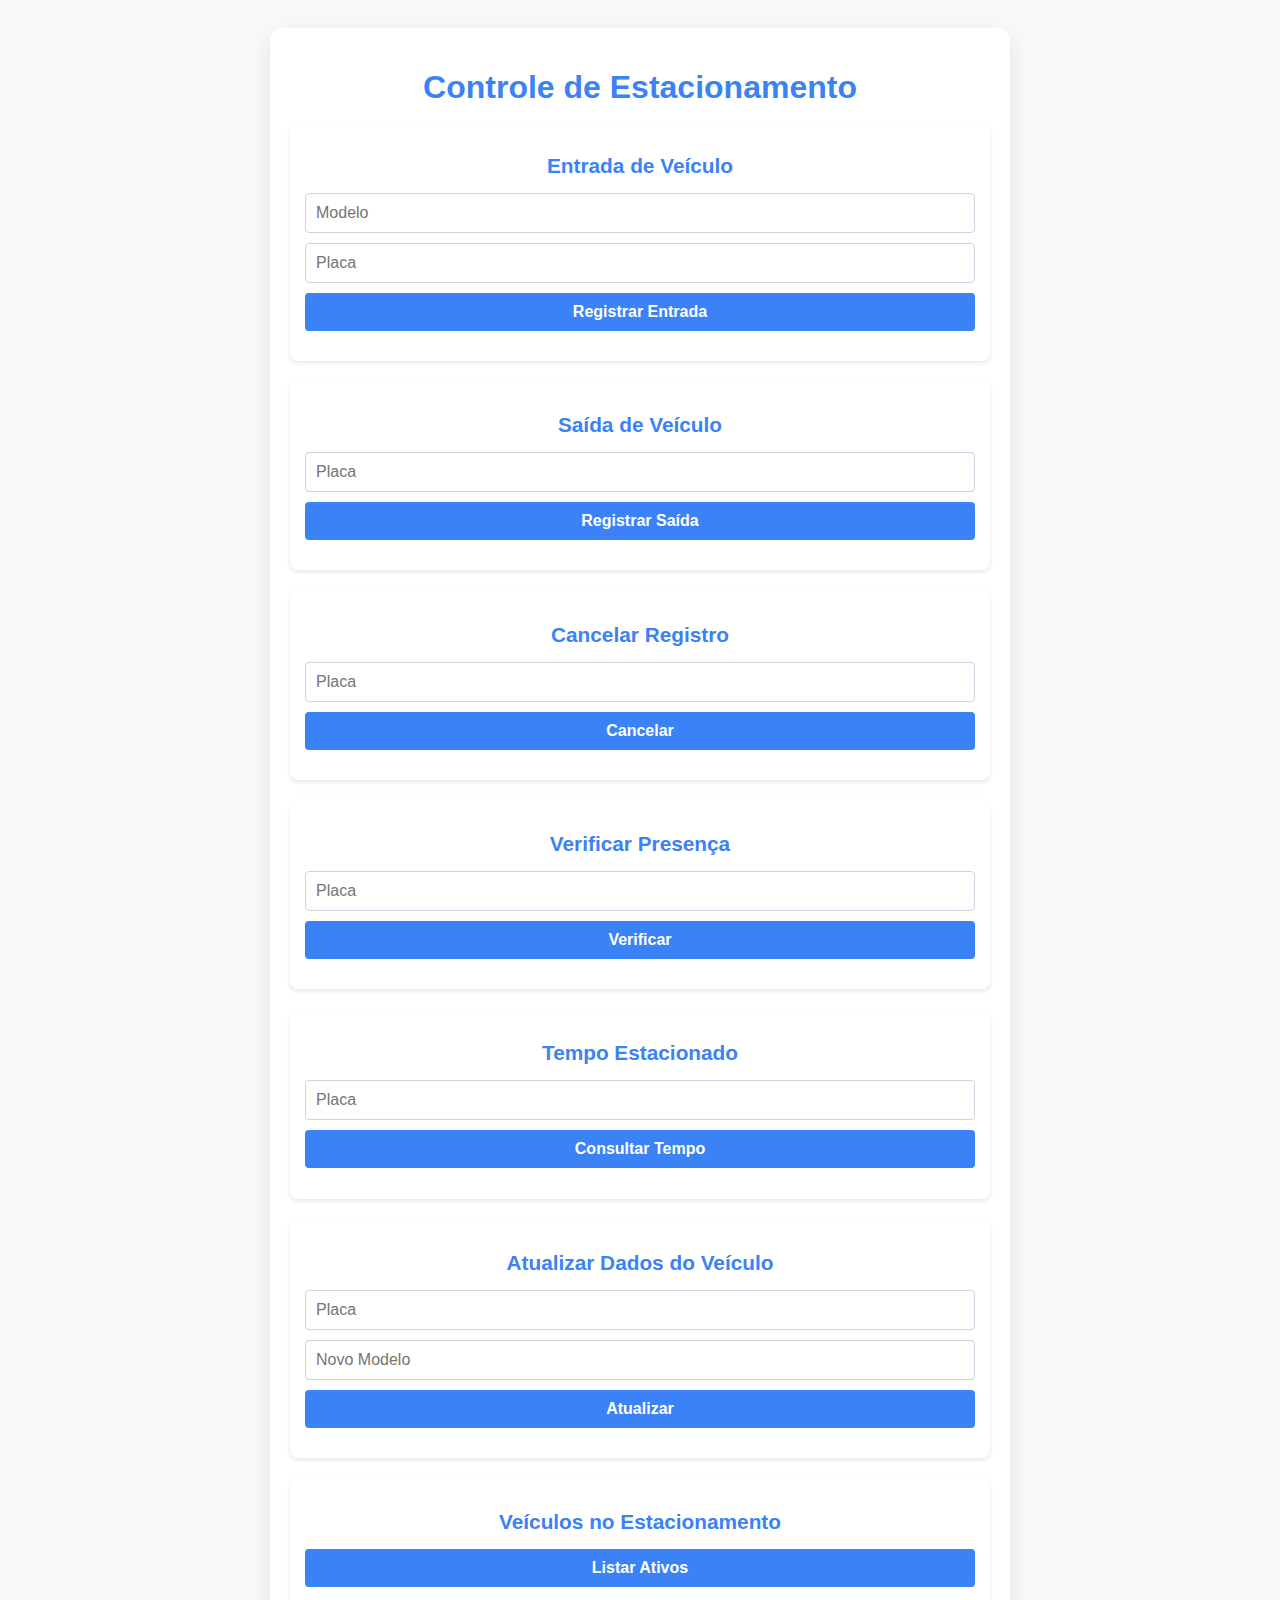
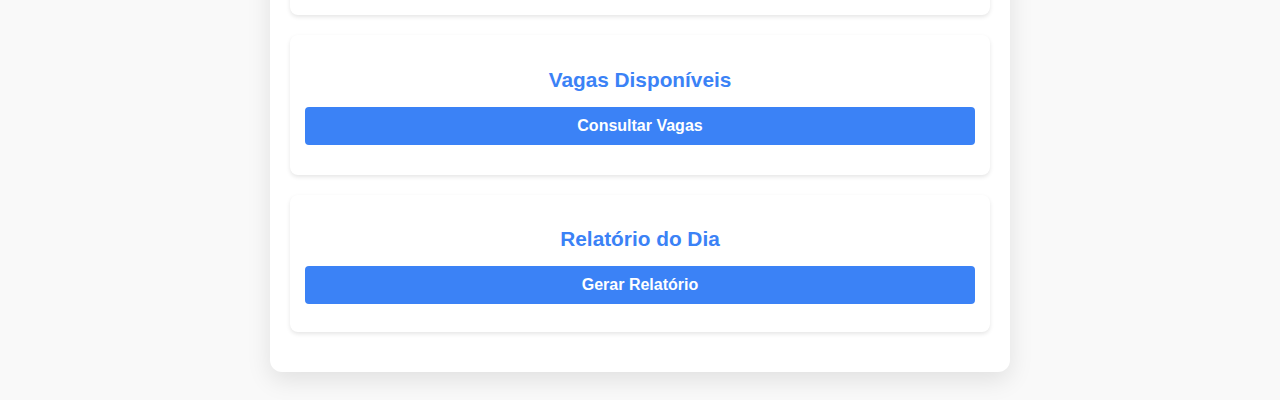
<file: index.html>
<!DOCTYPE html>
<html lang="pt-BR">
<head>
    <meta charset="UTF-8" />
    <meta name="viewport" content="width=device-width, initial-scale=1.0"/>
    <title>Sistema de Estacionamento</title>
    <link rel="stylesheet" href="style.css" />
</head>
<body>
    <main class="container">
        <h1>Controle de Estacionamento</h1>

        <section>
            <h2>Entrada de Veículo</h2>
            <form id="formEntrada">
                <input type="text" id="modeloEntrada" placeholder="Modelo" required />
                <input type="text" id="placaEntrada" placeholder="Placa" required />
                <button type="submit">Registrar Entrada</button>
            </form>
            <p id="resEntrada"></p>
        </section>

        <section>
            <h2>Saída de Veículo</h2>
            <form id="formSaida">
                <input type="text" id="placaSaida" placeholder="Placa" required />
                <button type="submit">Registrar Saída</button>
            </form>
            <p id="resSaida"></p>
        </section>

        <section>
            <h2>Cancelar Registro</h2>
            <form id="formExclusao">
                <input type="text" id="placaExclusao" placeholder="Placa" required />
                <button type="submit">Cancelar</button>
            </form>
            <p id="resExclusao"></p>
        </section>

        <section>
            <h2>Verificar Presença</h2>
            <form id="formVerificacao">
                <input type="text" id="placaVerificacao" placeholder="Placa" required />
                <button type="submit">Verificar</button>
            </form>
            <p id="resVerificacao"></p>
        </section>

        <section>
            <h2>Tempo Estacionado</h2>
            <form id="formTempo">
                <input type="text" id="placaTempo" placeholder="Placa" required />
                <button type="submit">Consultar Tempo</button>
            </form>
            <p id="resTempo"></p>
        </section>

        <section>
            <h2>Atualizar Dados do Veículo</h2>
            <form id="formAtualizar">
                <input type="text" id="placaAtualizar" placeholder="Placa" required />
                <input type="text" id="modeloAtualizar" placeholder="Novo Modelo" required />
                <button type="submit">Atualizar</button>
            </form>
            <p id="resAtualizar"></p>
        </section>

        <section>
            <h2>Veículos no Estacionamento</h2>
            <form id="formAtivos">
                <button type="submit">Listar Ativos</button>
            </form>
            <pre id="resAtivos"></pre>
        </section>

        <section>
            <h2>Vagas Disponíveis</h2>
            <form id="formVagas">
                <button type="submit">Consultar Vagas</button>
            </form>
            <p id="resVagas"></p>
        </section>

        <section>
            <h2>Relatório do Dia</h2>
            <form id="formRelatorio">
                <button type="submit">Gerar Relatório</button>
            </form>
            <pre id="resRelatorio"></pre>
        </section>
    </main>

    <script src="script.js"></script>
</body>
</html>
</file>
<file: style.css>
@import url('https://cdnjs.cloudflare.com/ajax/libs/font-awesome/6.5.0/css/all.min.css');Add commentMore actions

/* Reset */
* {
  margin: 0;
  padding: 0;
  box-sizing: border-box;
}

/* Cores e variáveis */
:root {
  --primary: #3b82f6;
  --primary-dark: #2deb46;
  --bg: #f9f9f9;
  --text: #333;
  --white: #ffffff;
  --card-bg: #ffffff;
  --shadow: rgba(0, 0, 0, 0.1);
  --hover-bg: #f0f4f8;
}

/* Dark mode automático */
@media (prefers-color-scheme: dark) {
  :root {
    --bg: #1e293b;
    --text: #f3f4f6;
    --card-bg: #334155;
    --hover-bg: #475569;
  }
}

body {
  font-family: Arial, sans-serif;
  background-color: var(--bg);
  color: var(--text);
  padding: 20px;
  display: flex;
  justify-content: center;
  min-height: 100vh;
}

/* Container central */
.container {
  max-width: 700px;
  width: 100%;
  margin: auto;
  padding: 20px;
  background-color: var(--card-bg);
  border-radius: 12px;
  box-shadow: 0 8px 24px var(--shadow);
  animation: fadeIn 0.8s ease;
}

/* Animação de entrada */
@keyframes fadeIn {
  from { opacity: 0; transform: translateY(20px); }
  to   { opacity: 1; transform: translateY(0); }
}

/* Títulos */
h1, h2 {
  text-align: center;
  color: var(--primary);
  margin-bottom: 15px;
}

h2 {
  font-size: 1.3rem;
}

/* Seções */
section {
  background-color: var(--card-bg);
  padding: 15px;
  margin-bottom: 20px;
  border-radius: 8px;
  box-shadow: 0 2px 4px var(--shadow);
  transition: background-color 0.3s ease;
}

section:hover {
  background-color: var(--hover-bg);
}

/* Formulários */
form {
  display: flex;
  flex-direction: column;
  gap: 10px;
}

input[type="text"] {
  padding: 10px;
  font-size: 1rem;
  border: 1px solid #cbd5e1;
  border-radius: 4px;
  background-color: var(--white);
  color: var(--text);
  transition: border-color 0.3s, box-shadow 0.3s;
}

input[type="text"]:focus {
  border-color: var(--primary);
  box-shadow: 0 0 0 3px rgba(59, 130, 246, 0.3);
  outline: none;
}

/* Botões com ícones */
button {
  display: flex;
  align-items: center;
  justify-content: center;
  gap: 8px;
  padding: 10px;
  background-color: var(--primary);
  color: white;
  border: none;
  border-radius: 4px;
  font-size: 1rem;
  font-weight: bold;
  cursor: pointer;
  transition: background-color 0.3s, transform 0.2s;
}

button i {
  font-size: 1rem;
}

button:hover {
  background-color: var(--primary-dark);
  transform: scale(1.03);
}

/* Resultados */
p {
  margin-top: 10px;
  font-weight: bold;
  font-size: 0.95rem;
}

/* Responsividade */
@media (max-width: 600px) {
  .container {
    padding: 15px;
  }

  form {
    gap: 8px;
  }

  button {
    flex-direction: row;
    font-size: 0.95rem;
  }
}
</file>
